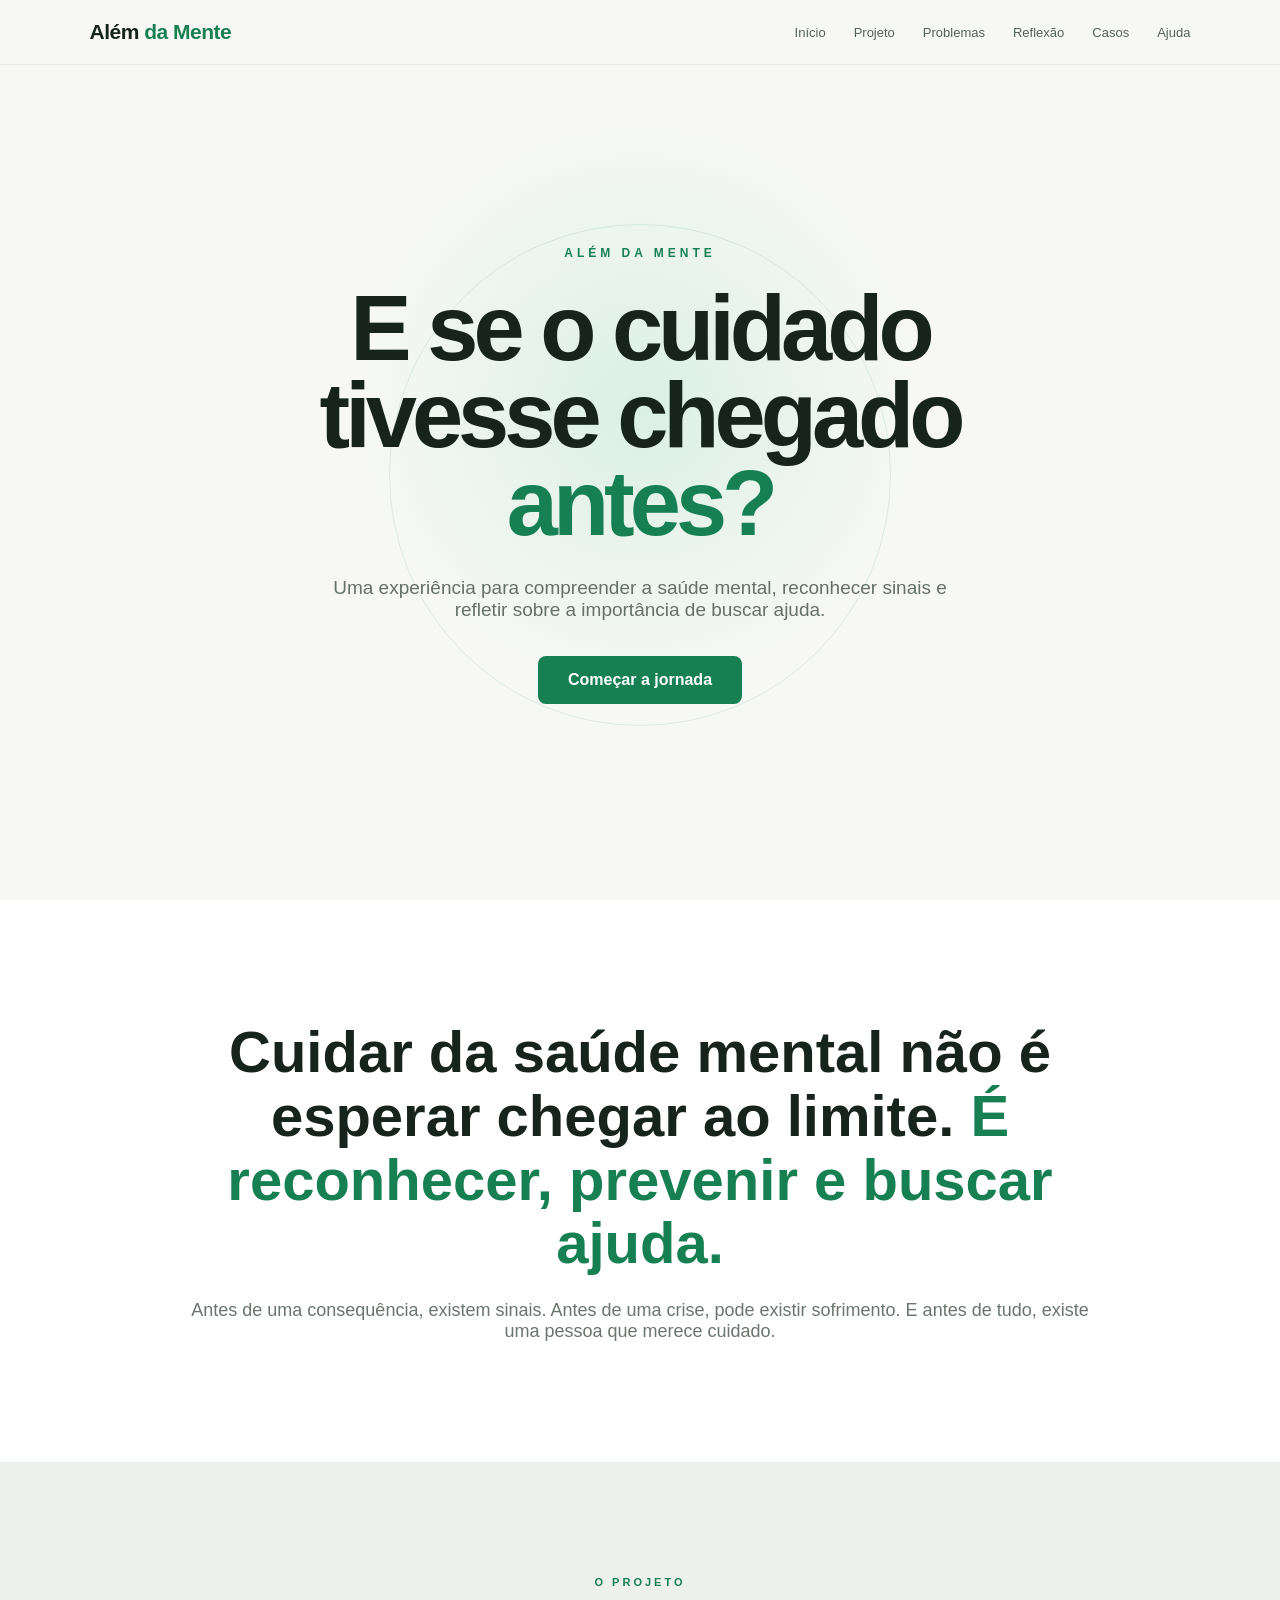
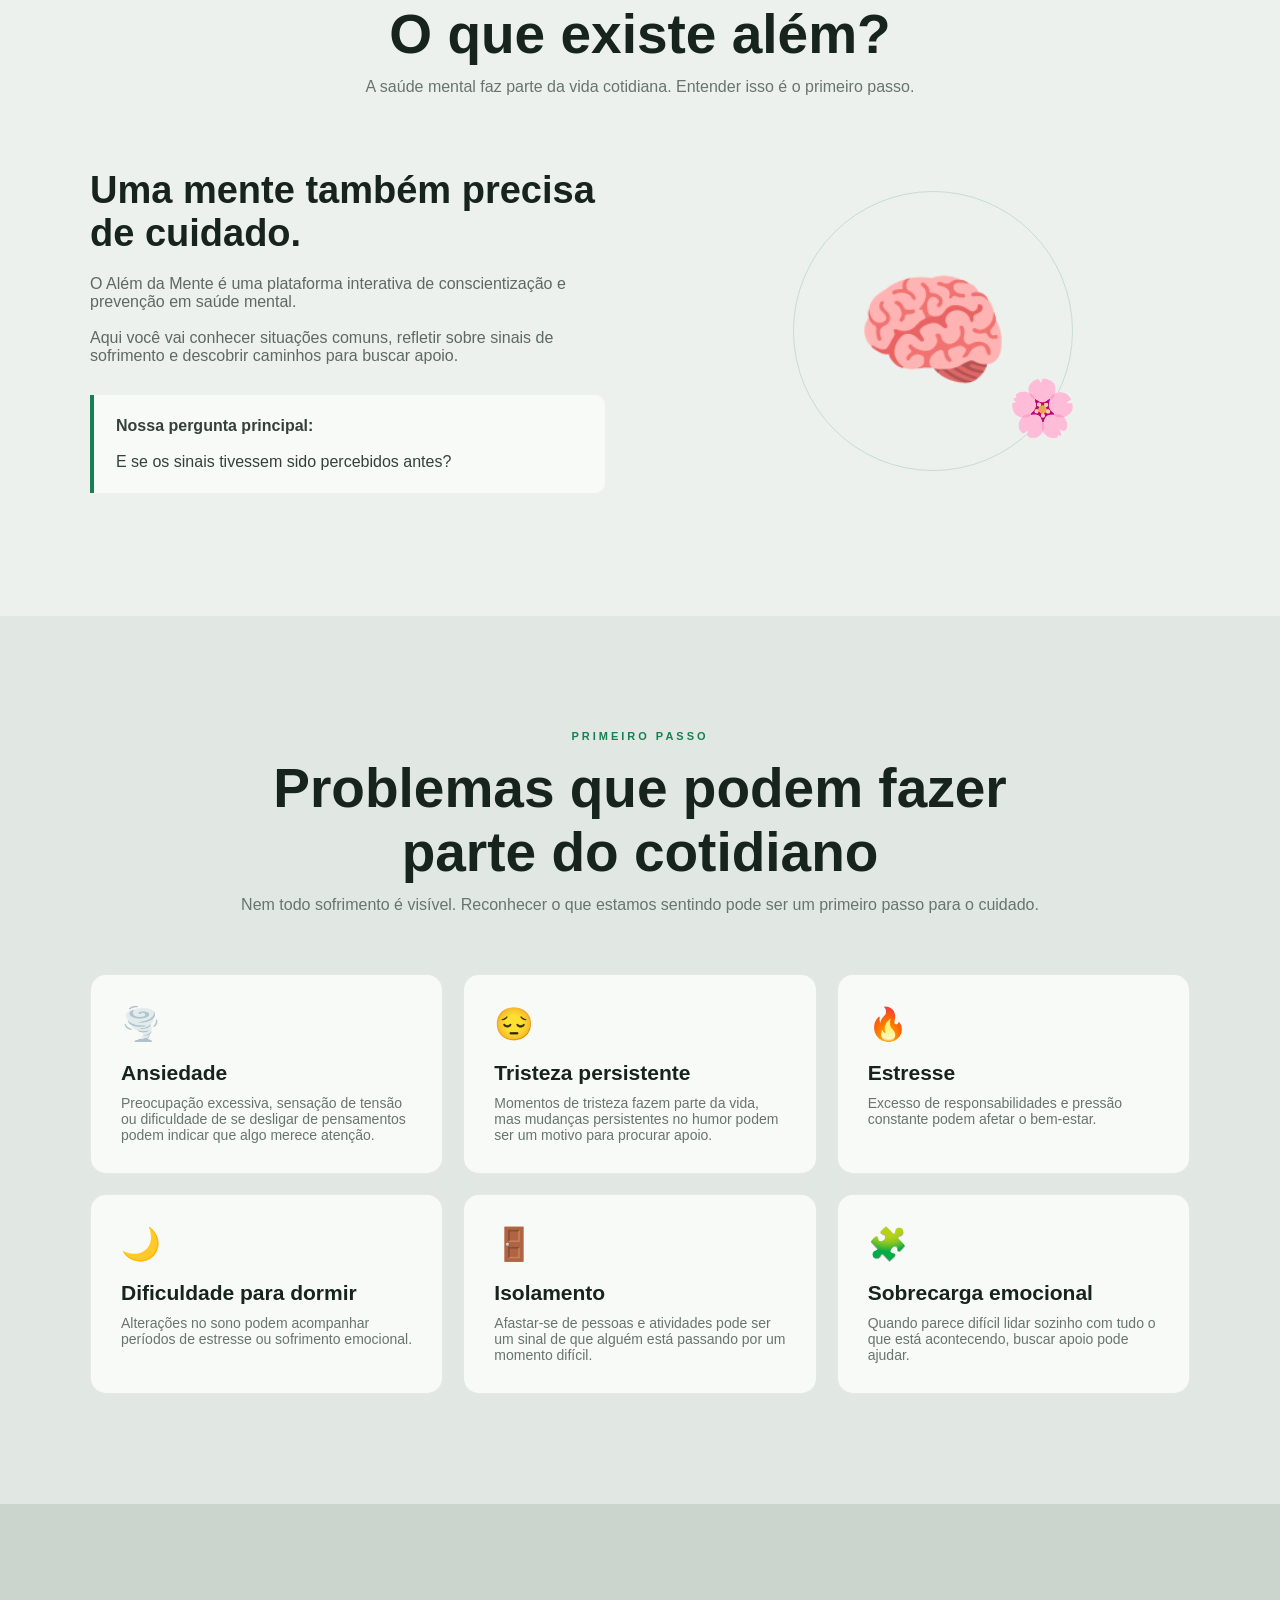
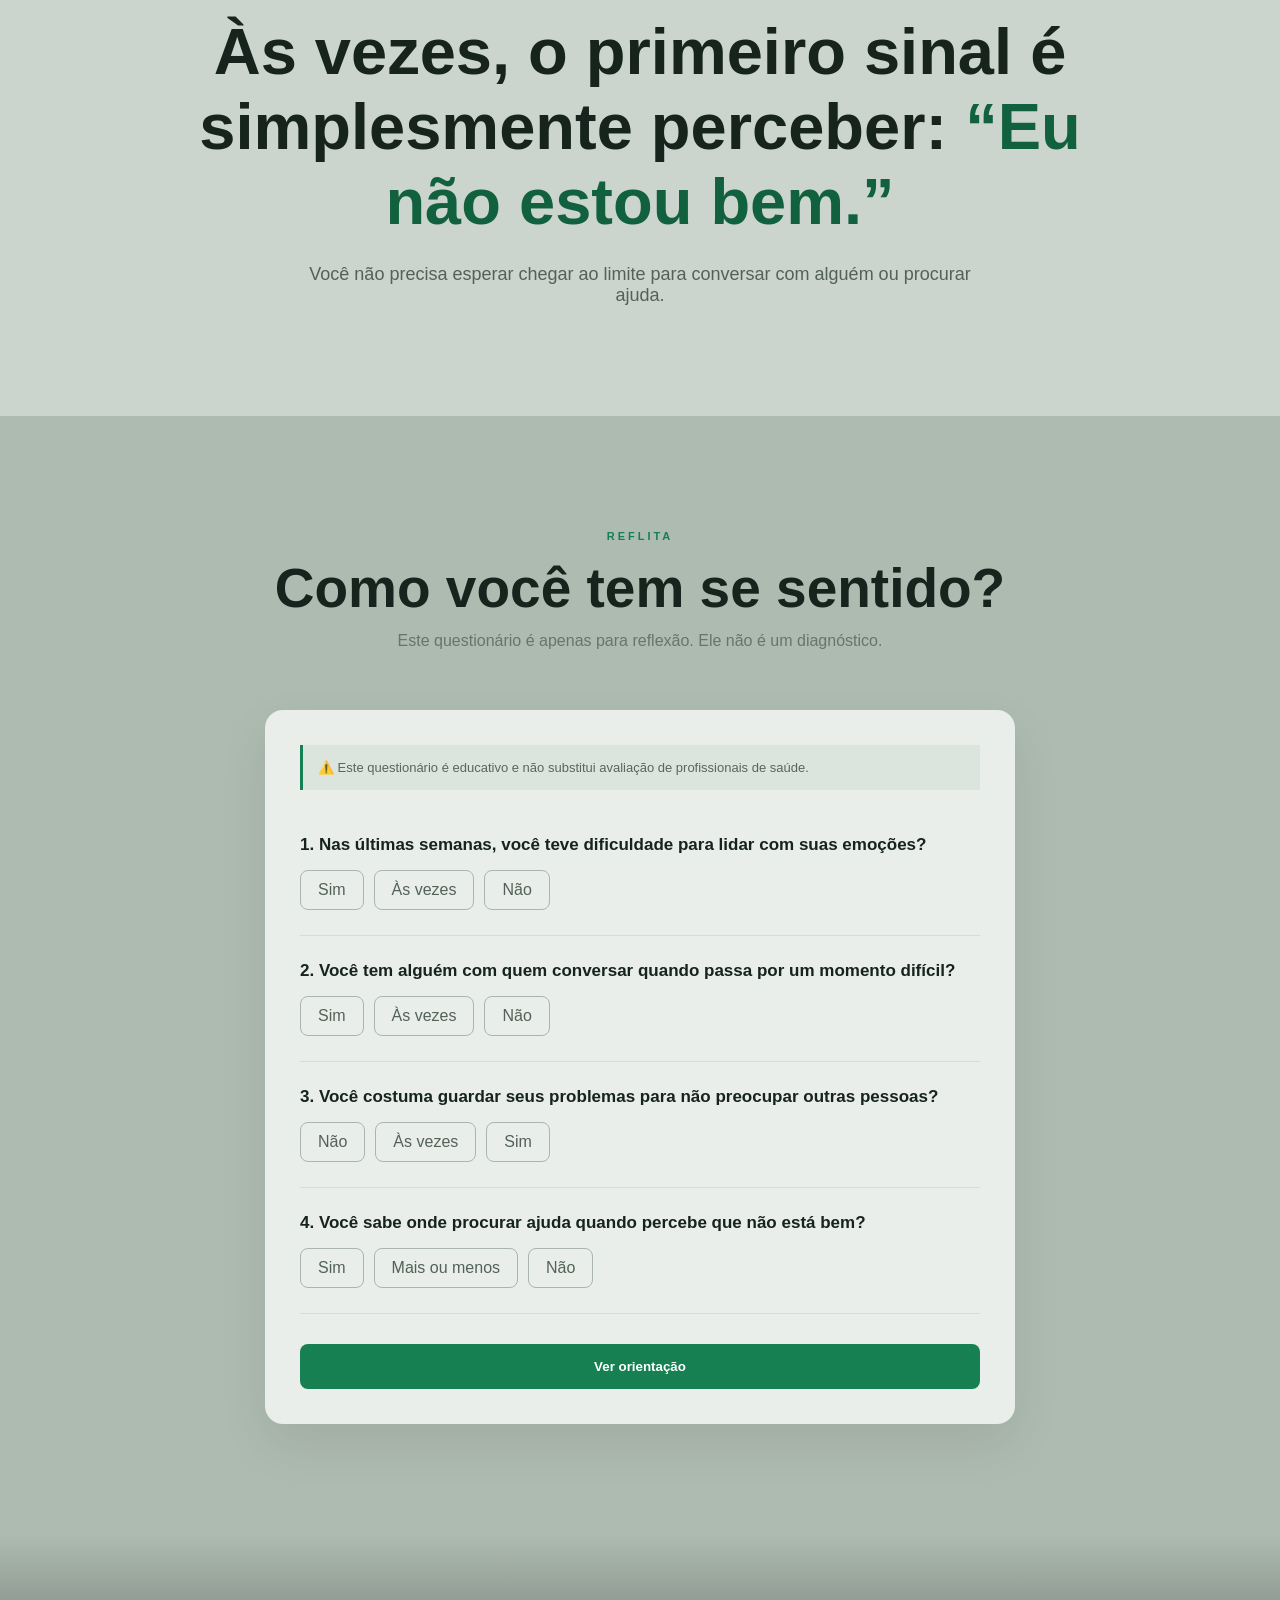
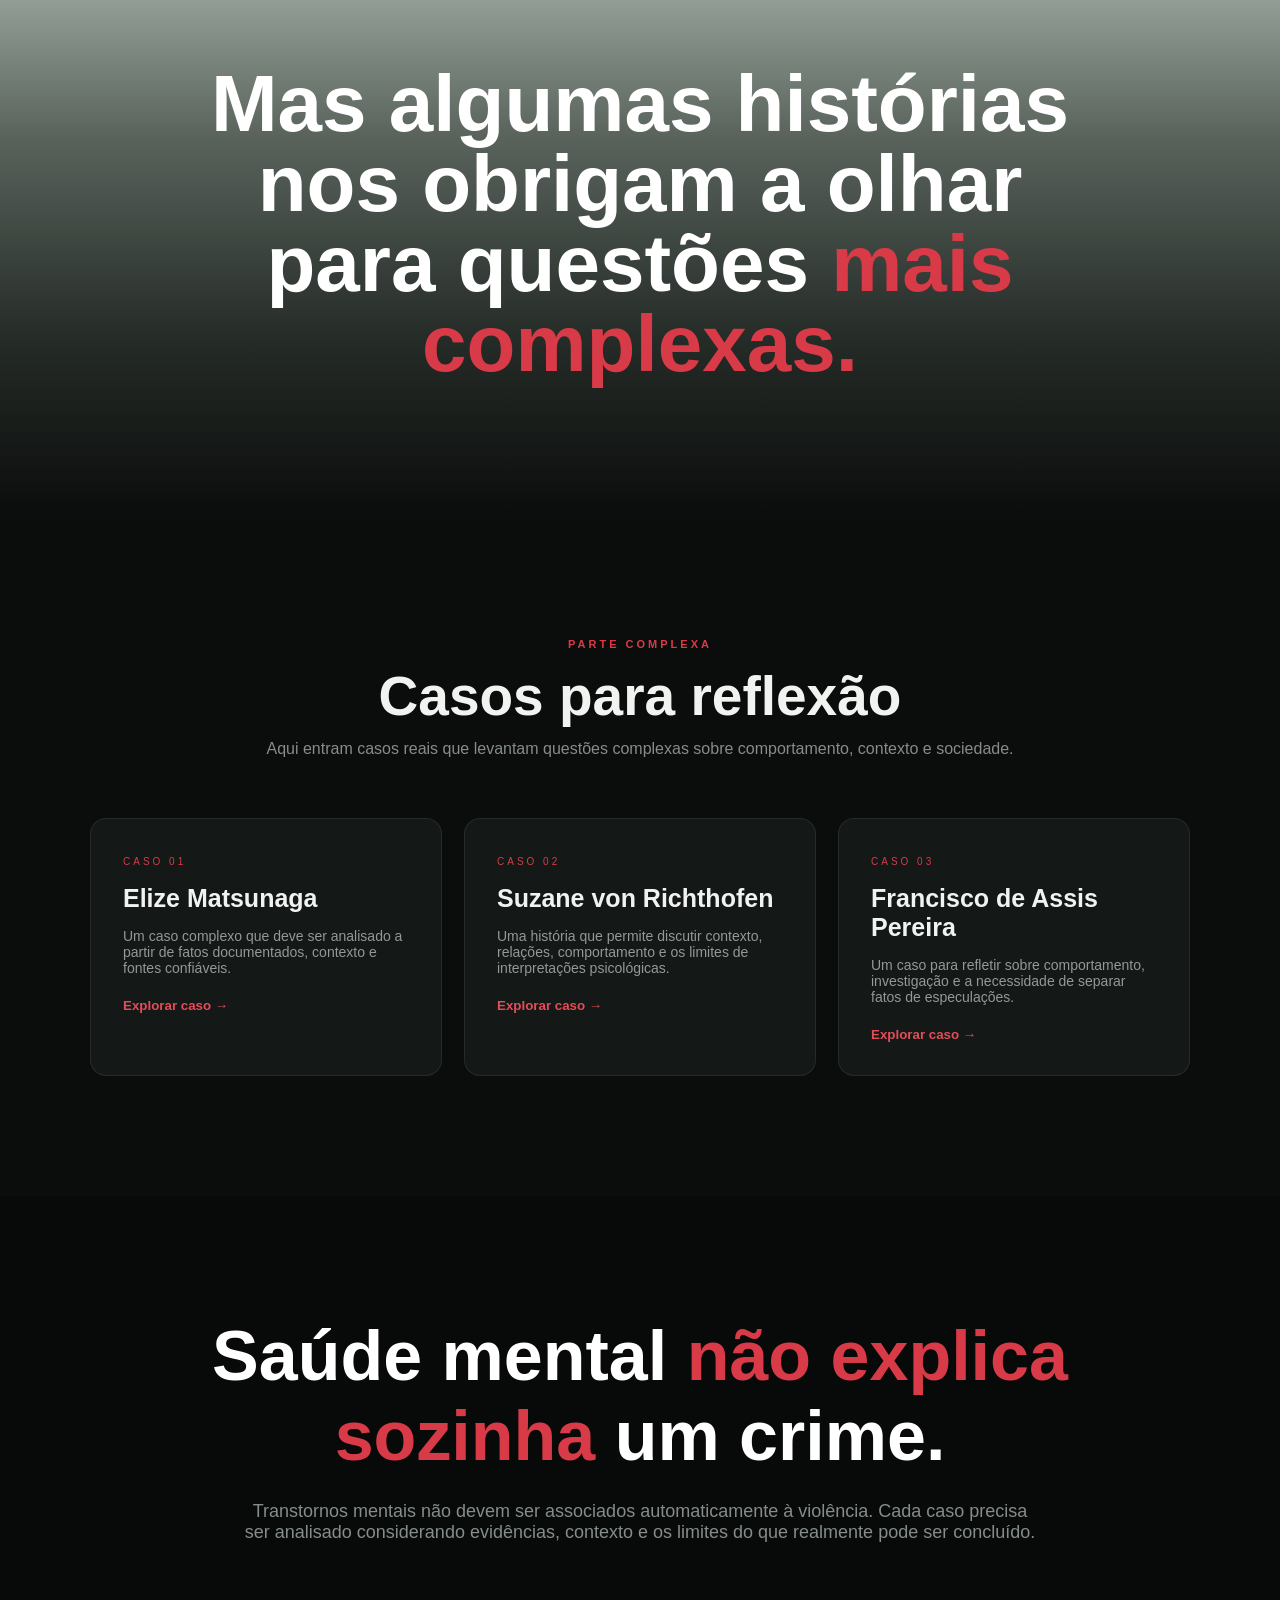
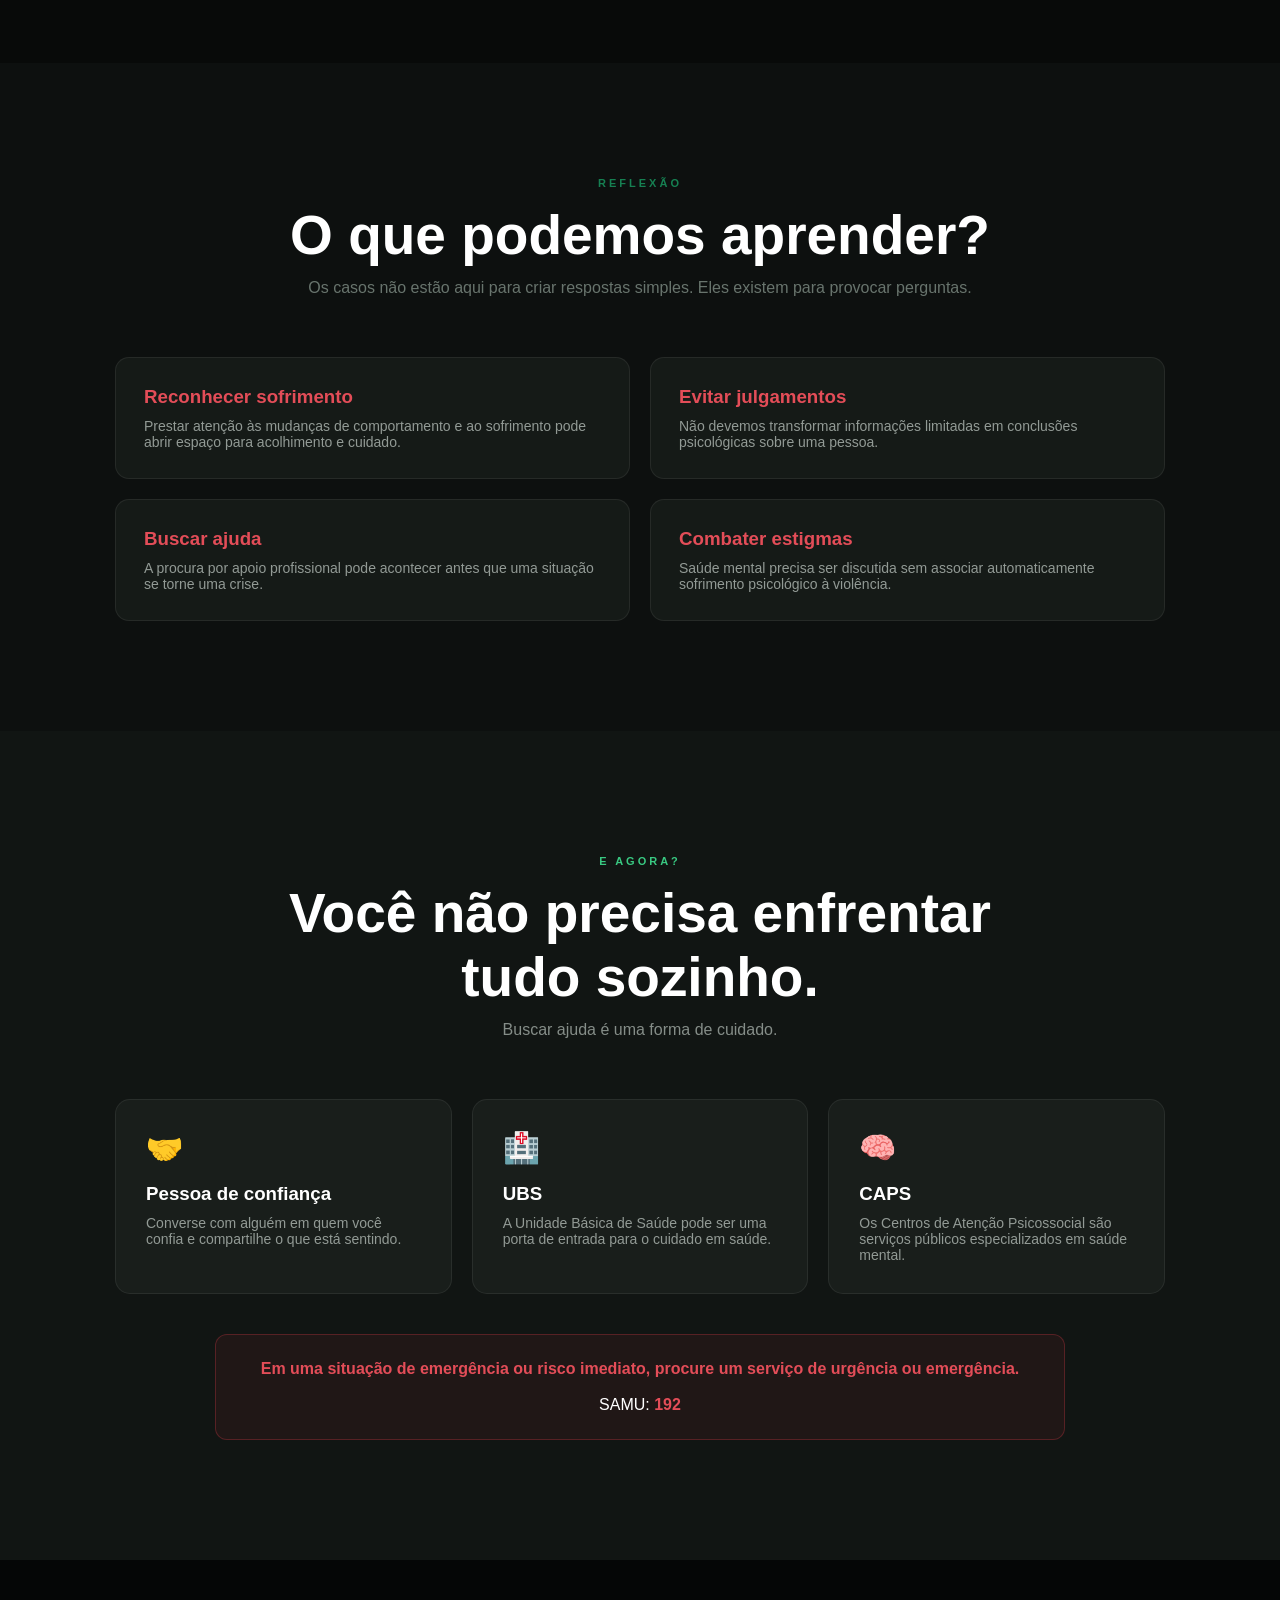
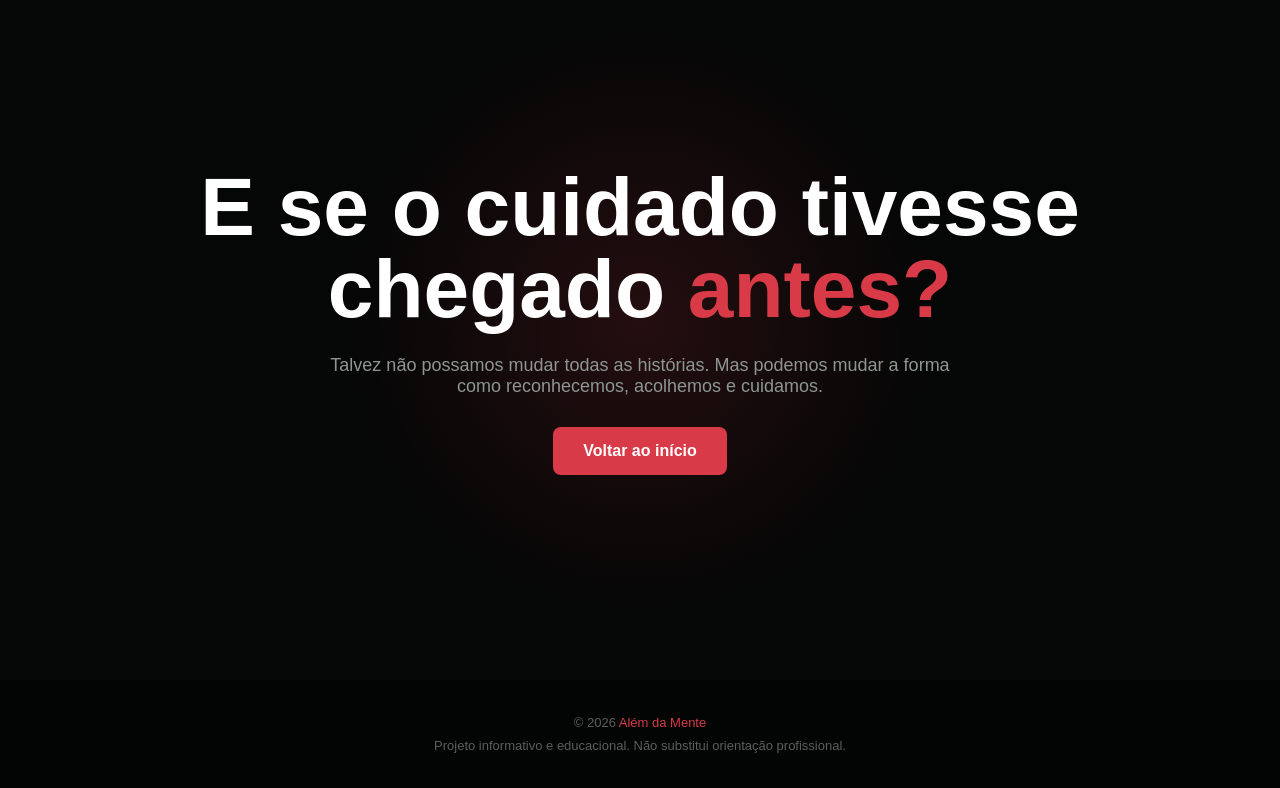
<file: index.html>
<!DOCTYPE html>
<html lang="pt-BR">
<head>
<meta charset="UTF-8">
<meta name="viewport" content="width=device-width, initial-scale=1.0">

<title>Além da Mente</title>

<style>

/* =====================================================
   CONFIGURAÇÕES
===================================================== */

* {
    margin: 0;
    padding: 0;
    box-sizing: border-box;
}

html {
    scroll-behavior: smooth;
}

body {
    font-family: Arial, Helvetica, sans-serif;
    background: #f7f8f5;
    color: #17231d;
    transition: background 1s ease, color 1s ease;
}

a {
    text-decoration: none;
    color: inherit;
}

button {
    font-family: inherit;
}


/* =====================================================
   MENU
===================================================== */

header {
    position: fixed;
    top: 0;
    left: 0;
    width: 100%;

    z-index: 1000;

    padding: 20px 7%;

    display: flex;
    justify-content: space-between;
    align-items: center;

    background: rgba(247,248,245,0.85);
    backdrop-filter: blur(15px);

    border-bottom: 1px solid rgba(0,0,0,0.06);

    transition: 1s;
}

.logo {
    font-size: 21px;
    font-weight: 800;
    letter-spacing: -0.5px;
}

.logo span {
    color: #168052;
}

nav {
    display: flex;
    gap: 28px;
}

nav a {
    font-size: 13px;
    color: #536158;
    transition: .3s;
}

nav a:hover {
    color: #168052;
}


/* =====================================================
   HERO — COMEÇO CLARO
===================================================== */

.hero {
    min-height: 100vh;

    display: flex;
    align-items: center;
    justify-content: center;

    text-align: center;

    padding: 130px 7% 80px;

    position: relative;
    overflow: hidden;

    background:
        radial-gradient(
            circle at 50% 45%,
            rgba(45,190,125,.14),
            transparent 35%
        ),
        #f7f8f5;
}

.hero::before {
    content: "";

    position: absolute;

    width: 500px;
    height: 500px;

    border-radius: 50%;

    border: 1px solid rgba(22,128,82,.12);

    animation: respirar 5s infinite ease-in-out;
}

@keyframes respirar {

    0%,100% {
        transform: scale(.8);
        opacity: .3;
    }

    50% {
        transform: scale(1.1);
        opacity: .7;
    }

}

.hero-content {
    max-width: 900px;
    position: relative;
    z-index: 2;
}

.mini {
    color: #168052;

    font-size: 12px;

    text-transform: uppercase;

    letter-spacing: 4px;

    font-weight: bold;

    margin-bottom: 25px;
}

.hero h1 {
    font-size: clamp(45px, 8vw, 92px);

    line-height: .95;

    letter-spacing: -5px;

    margin-bottom: 30px;
}

.hero h1 span {
    color: #168052;
}

.hero p {
    max-width: 650px;

    margin: auto auto 35px;

    color: #647069;

    font-size: 19px;
}

.btn {
    display: inline-block;

    padding: 15px 30px;

    border-radius: 8px;

    background: #168052;

    color: white;

    font-weight: bold;

    border: none;

    cursor: pointer;

    transition: .3s;
}

.btn:hover {
    transform: translateY(-3px);

    box-shadow:
        0 12px 30px rgba(22,128,82,.2);
}


/* =====================================================
   MENSAGEM
===================================================== */

.mensagem {
    background: #ffffff;

    padding: 120px 7%;

    text-align: center;
}

.mensagem-container {
    max-width: 900px;
    margin: auto;
}

.mensagem h2 {
    font-size: clamp(32px,5vw,58px);

    line-height: 1.1;

    margin-bottom: 25px;
}

.mensagem h2 span {
    color: #168052;
}

.mensagem p {
    color: #69756e;

    font-size: 18px;
}


/* =====================================================
   SOBRE
===================================================== */

.sobre {
    background: #edf1ed;

    padding: 110px 7%;
}

.titulo {
    max-width: 800px;

    text-align: center;

    margin: 0 auto 60px;
}

.titulo small {
    color: #168052;

    text-transform: uppercase;

    letter-spacing: 3px;

    font-size: 11px;

    font-weight: bold;
}

.titulo h2 {
    font-size: clamp(35px,5vw,55px);

    margin: 12px 0;
}

.titulo p {
    color: #68746d;
}

.sobre-grid {
    max-width: 1100px;

    margin: auto;

    display: grid;

    grid-template-columns: 1fr 1fr;

    gap: 70px;

    align-items: center;
}

.sobre-text h3 {
    font-size: 38px;

    margin-bottom: 20px;
}

.sobre-text p {
    color: #5e6962;

    margin-bottom: 18px;

    font-size: 16px;
}

.destaque {
    margin-top: 30px;

    padding: 22px;

    border-left: 4px solid #168052;

    background: rgba(255,255,255,.65);

    color: #344139;

    border-radius: 0 10px 10px 0;
}

.visual {
    min-height: 350px;

    display: flex;

    justify-content: center;

    align-items: center;

    position: relative;
}

.circulo {
    position: absolute;

    width: 280px;
    height: 280px;

    border-radius: 50%;

    border: 1px solid rgba(22,128,82,.18);
}

.cerebro {
    font-size: 125px;

    position: relative;

    z-index: 2;

    animation: flutuar 4s infinite ease-in-out;
}

.flor {
    position: absolute;

    right: 22%;
    bottom: 65px;

    font-size: 55px;

    z-index: 3;

    animation: flutuar 3s infinite ease-in-out reverse;
}

@keyframes flutuar {

    0%,100% {
        transform: translateY(0);
    }

    50% {
        transform: translateY(-14px);
    }

}


/* =====================================================
   PROBLEMAS MAIS COMUNS
===================================================== */

.comuns {
    background: #e1e7e2;

    padding: 110px 7%;
}

.cards {
    max-width: 1100px;

    margin: auto;

    display: grid;

    grid-template-columns: repeat(3,1fr);

    gap: 20px;
}

.card {
    background: #f8faf8;

    border: 1px solid rgba(23,35,29,.08);

    border-radius: 16px;

    padding: 30px;

    transition: .3s;
}

.card:hover {
    transform: translateY(-7px);

    border-color: #168052;

    box-shadow:
        0 15px 35px rgba(0,0,0,.06);
}

.icone {
    font-size: 32px;

    margin-bottom: 18px;
}

.card h3 {
    margin-bottom: 10px;

    font-size: 21px;
}

.card p {
    color: #68746d;

    font-size: 14px;
}


/* =====================================================
   RECONHECER
===================================================== */

.reconhecer {
    background: #cbd4cd;

    padding: 110px 7%;

    text-align: center;
}

.reconhecer-box {
    max-width: 900px;

    margin: auto;
}

.reconhecer h2 {
    font-size: clamp(35px,6vw,65px);

    margin-bottom: 25px;
}

.reconhecer h2 span {
    color: #11613e;
}

.reconhecer p {
    color: #536158;

    max-width: 700px;

    margin: auto;

    font-size: 18px;
}


/* =====================================================
   QUIZ
===================================================== */

.quiz {
    background: #aebbb1;

    padding: 110px 7%;
}

.quiz-box {
    max-width: 750px;

    margin: auto;

    background: #e9eeea;

    border-radius: 18px;

    padding: 35px;

    box-shadow:
        0 20px 50px rgba(0,0,0,.08);
}

.aviso {
    padding: 15px;

    background: #dce4de;

    border-left: 3px solid #168052;

    color: #59655d;

    font-size: 13px;

    margin-bottom: 20px;
}

.pergunta {
    padding: 25px 0;

    border-bottom: 1px solid rgba(0,0,0,.08);
}

.pergunta h3 {
    font-size: 17px;

    margin-bottom: 15px;
}

.opcoes {
    display: flex;

    flex-wrap: wrap;

    gap: 10px;
}

.opcoes label {
    cursor: pointer;
}

.opcoes input {
    display: none;
}

.opcoes span {
    display: block;

    padding: 10px 17px;

    border: 1px solid #aab5ad;

    border-radius: 8px;

    color: #536158;

    transition: .3s;
}

.opcoes input:checked + span {
    background: #168052;

    color: white;

    border-color: #168052;
}

.quiz-btn {
    width: 100%;

    margin-top: 30px;
}

.resultado {
    display: none;

    margin-top: 25px;

    padding: 25px;

    background: white;

    border-radius: 12px;

    border-left: 4px solid #168052;
}

.resultado.mostrar {
    display: block;
}

.resultado h3 {
    color: #168052;

    margin-bottom: 10px;
}

.resultado p {
    color: #68746d;
}


/* =====================================================
   TRANSIÇÃO PARA O LADO ESCURO
===================================================== */

.transicao {
    min-height: 55vh;

    padding: 130px 7%;

    display: flex;

    justify-content: center;

    align-items: center;

    text-align: center;

    color: white;

    background:
        linear-gradient(
            to bottom,
            #aebbb1 0%,
            #59635c 35%,
            #252b27 70%,
            #0b0d0c 100%
        );
}

.transicao h2 {
    font-size: clamp(38px,7vw,80px);

    line-height: 1;

    max-width: 900px;
}

.transicao span {
    color: #d83b47;
}


/* =====================================================
   PARTE ESCURA — CASOS
===================================================== */

.casos {
    background: #0b0d0c;

    color: #f1f3f1;

    padding: 120px 7%;
}

.casos .titulo p {
    color: #858d88;
}

.casos .titulo small {
    color: #d83b47;
}

.casos-grid {
    max-width: 1100px;

    margin: auto;

    display: grid;

    grid-template-columns: repeat(3,1fr);

    gap: 22px;
}

.caso {
    background: #141817;

    border: 1px solid rgba(255,255,255,.08);

    border-radius: 16px;

    padding: 32px;

    transition: .3s;
}

.caso:hover {
    transform: translateY(-7px);

    border-color: rgba(216,59,71,.6);
}

.caso small {
    color: #d83b47;

    letter-spacing: 3px;

    font-size: 10px;
}

.caso h3 {
    font-size: 25px;

    margin: 15px 0;
}

.caso p {
    color: #929a95;

    font-size: 14px;

    margin-bottom: 20px;
}

.caso button {
    border: none;

    background: transparent;

    color: #e34d58;

    font-weight: bold;

    cursor: pointer;
}


/* =====================================================
   PRINCÍPIO
===================================================== */

.principio {
    background: #080a09;

    color: white;

    text-align: center;

    padding: 120px 7%;
}

.principio h2 {
    font-size: clamp(38px,6vw,70px);

    margin-bottom: 25px;
}

.principio h2 span {
    color: #d83b47;
}

.principio p {
    max-width: 800px;

    margin: auto;

    color: #858d88;

    font-size: 18px;
}


/* =====================================================
   O QUE PODEMOS APRENDER
===================================================== */

.aprender {
    background: #0d100f;

    color: white;

    padding: 110px 7%;
}

.aprender-grid {
    max-width: 1050px;

    margin: auto;

    display: grid;

    grid-template-columns: repeat(2,1fr);

    gap: 20px;
}

.aprender-card {
    padding: 28px;

    background: #151a17;

    border: 1px solid rgba(255,255,255,.07);

    border-radius: 14px;
}

.aprender-card h3 {
    color: #e34d58;

    margin-bottom: 10px;
}

.aprender-card p {
    color: #929a95;

    font-size: 14px;
}


/* =====================================================
   BUSCAR AJUDA
===================================================== */

.ajuda {
    background: #111513;

    color: white;

    padding: 120px 7%;
}

.ajuda .titulo p {
    color: #858d88;
}

.ajuda .titulo small {
    color: #39c982;
}

.ajuda-grid {
    max-width: 1050px;

    margin: auto;

    display: grid;

    grid-template-columns: repeat(3,1fr);

    gap: 20px;
}

.ajuda-card {
    padding: 30px;

    background: #191e1b;

    border: 1px solid rgba(255,255,255,.07);

    border-radius: 15px;
}

.ajuda-card .icone {
    font-size: 30px;
}

.ajuda-card h3 {
    margin: 15px 0 10px;
}

.ajuda-card p {
    color: #929a95;

    font-size: 14px;
}

.emergencia {
    max-width: 850px;

    margin: 40px auto 0;

    padding: 25px;

    text-align: center;

    background: rgba(216,59,71,.08);

    border: 1px solid rgba(216,59,71,.3);

    border-radius: 12px;
}

.emergencia strong {
    color: #e34d58;
}


/* =====================================================
   FINAL
===================================================== */

.final {
    min-height: 80vh;

    display: flex;

    flex-direction: column;

    justify-content: center;

    align-items: center;

    text-align: center;

    padding: 100px 7%;

    background:
        radial-gradient(
            circle at center,
            rgba(216,59,71,.15),
            transparent 40%
        ),
        #050606;

    color: white;
}

.final h2 {
    max-width: 950px;

    font-size: clamp(40px,7vw,82px);

    line-height: 1;

    margin-bottom: 25px;
}

.final h2 span {
    color: #d83b47;
}

.final p {
    max-width: 650px;

    color: #8e9691;

    font-size: 18px;

    margin-bottom: 30px;
}

.final .btn {
    background: #d83b47;
}


/* =====================================================
   FOOTER
===================================================== */

footer {
    background: #030404;

    color: #59605c;

    text-align: center;

    padding: 35px;

    font-size: 13px;
}

footer span {
    color: #d83b47;
}


/* =====================================================
   CELULAR
===================================================== */

@media(max-width: 850px) {

    nav {
        display: none;
    }

    .sobre-grid,
    .cards,
    .casos-grid,
    .aprender-grid,
    .ajuda-grid {
        grid-template-columns: 1fr;
    }

    section {
        padding: 80px 6%;
    }

    .hero h1 {
        letter-spacing: -2px;
    }

    .sobre-text h3 {
        font-size: 32px;
    }

    .quiz-box {
        padding: 22px;
    }

}

</style>
</head>


<body>


<!-- =====================================================
     MENU
===================================================== -->

<header>

    <div class="logo">
        Além <span>da Mente</span>
    </div>

    <nav>
        <a href="#inicio">Início</a>
        <a href="#sobre">Projeto</a>
        <a href="#comuns">Problemas</a>
        <a href="#quiz">Reflexão</a>
        <a href="#casos">Casos</a>
        <a href="#ajuda">Ajuda</a>
    </nav>

</header>


<!-- =====================================================
     1. COMEÇO
===================================================== -->

<section class="hero" id="inicio">

    <div class="hero-content">

        <div class="mini">
            Além da Mente
        </div>

        <h1>
            E se o cuidado<br>
            tivesse chegado <span>antes?</span>
        </h1>

        <p>
            Uma experiência para compreender a saúde mental,
            reconhecer sinais e refletir sobre a importância
            de buscar ajuda.
        </p>

        <a href="#sobre" class="btn">
            Começar a jornada
        </a>

    </div>

</section>


<!-- =====================================================
     2. MENSAGEM
===================================================== -->

<section class="mensagem">

    <div class="mensagem-container">

        <h2>
            Cuidar da saúde mental não é esperar chegar ao limite.
            <span>É reconhecer, prevenir e buscar ajuda.</span>
        </h2>

        <p>
            Antes de uma consequência, existem sinais.
            Antes de uma crise, pode existir sofrimento.
            E antes de tudo, existe uma pessoa que merece cuidado.
        </p>

    </div>

</section>


<!-- =====================================================
     3. SOBRE
===================================================== -->

<section class="sobre" id="sobre">

    <div class="titulo">

        <small>O projeto</small>

        <h2>
            O que existe além?
        </h2>

        <p>
            A saúde mental faz parte da vida cotidiana.
            Entender isso é o primeiro passo.
        </p>

    </div>


    <div class="sobre-grid">

        <div class="sobre-text">

            <h3>
                Uma mente também precisa de cuidado.
            </h3>

            <p>
                O Além da Mente é uma plataforma interativa
                de conscientização e prevenção em saúde mental.
            </p>

            <p>
                Aqui você vai conhecer situações comuns,
                refletir sobre sinais de sofrimento e descobrir
                caminhos para buscar apoio.
            </p>

            <div class="destaque">

                <strong>
                    Nossa pergunta principal:
                </strong>

                <br><br>

                E se os sinais tivessem sido percebidos antes?

            </div>

        </div>


        <div class="visual">

            <div class="circulo"></div>

            <div class="cerebro">
                🧠
            </div>

            <div class="flor">
                🌸
            </div>

        </div>

    </div>

</section>


<!-- =====================================================
     4. PROBLEMAS MAIS COMUNS
===================================================== -->

<section class="comuns" id="comuns">

    <div class="titulo">

        <small>Primeiro passo</small>

        <h2>
            Problemas que podem fazer parte do cotidiano
        </h2>

        <p>
            Nem todo sofrimento é visível.
            Reconhecer o que estamos sentindo pode ser
            um primeiro passo para o cuidado.
        </p>

    </div>


    <div class="cards">

        <div class="card">

            <div class="icone">
                🌪️
            </div>

            <h3>
                Ansiedade
            </h3>

            <p>
                Preocupação excessiva, sensação de tensão
                ou dificuldade de se desligar de pensamentos
                podem indicar que algo merece atenção.
            </p>

        </div>


        <div class="card">

            <div class="icone">
                😔
            </div>

            <h3>
                Tristeza persistente
            </h3>

            <p>
                Momentos de tristeza fazem parte da vida,
                mas mudanças persistentes no humor podem
                ser um motivo para procurar apoio.
            </p>

        </div>


        <div class="card">

            <div class="icone">
                🔥
            </div>

            <h3>
                Estresse
            </h3>

            <p>
                Excesso de responsabilidades e pressão
                constante podem afetar o bem-estar.
            </p>

        </div>


        <div class="card">

            <div class="icone">
                🌙
            </div>

            <h3>
                Dificuldade para dormir
            </h3>

            <p>
                Alterações no sono podem acompanhar períodos
                de estresse ou sofrimento emocional.
            </p>

        </div>


        <div class="card">

            <div class="icone">
                🚪
            </div>

            <h3>
                Isolamento
            </h3>

            <p>
                Afastar-se de pessoas e atividades pode ser
                um sinal de que alguém está passando por
                um momento difícil.
            </p>

        </div>


        <div class="card">

            <div class="icone">
                🧩
            </div>

            <h3>
                Sobrecarga emocional
            </h3>

            <p>
                Quando parece difícil lidar sozinho com
                tudo o que está acontecendo, buscar apoio
                pode ajudar.
            </p>

        </div>

    </div>

</section>


<!-- =====================================================
     5. RECONHECER
===================================================== -->

<section class="reconhecer">

    <div class="reconhecer-box">

        <h2>
            Às vezes, o primeiro sinal
            é simplesmente perceber:
            <span>“Eu não estou bem.”</span>
        </h2>

        <p>
            Você não precisa esperar chegar ao limite
            para conversar com alguém ou procurar ajuda.
        </p>

    </div>

</section>


<!-- =====================================================
     6. QUESTIONÁRIO
===================================================== -->

<section class="quiz" id="quiz">

    <div class="titulo">

        <small>Reflita</small>

        <h2>
            Como você tem se sentido?
        </h2>

        <p>
            Este questionário é apenas para reflexão.
            Ele não é um diagnóstico.
        </p>

    </div>


    <div class="quiz-box">

        <div class="aviso">

            ⚠️ Este questionário é educativo e não substitui
            avaliação de profissionais de saúde.

        </div>


        <div class="pergunta">

            <h3>
                1. Nas últimas semanas, você teve dificuldade
                para lidar com suas emoções?
            </h3>

            <div class="opcoes">

                <label>
                    <input type="radio" name="q1" value="1">
                    <span>Sim</span>
                </label>

                <label>
                    <input type="radio" name="q1" value="0">
                    <span>Às vezes</span>
                </label>

                <label>
                    <input type="radio" name="q1" value="0">
                    <span>Não</span>
                </label>

            </div>

        </div>


        <div class="pergunta">

            <h3>
                2. Você tem alguém com quem conversar
                quando passa por um momento difícil?
            </h3>

            <div class="opcoes">

                <label>
                    <input type="radio" name="q2" value="0">
                    <span>Sim</span>
                </label>

                <label>
                    <input type="radio" name="q2" value="1">
                    <span>Às vezes</span>
                </label>

                <label>
                    <input type="radio" name="q2" value="2">
                    <span>Não</span>
                </label>

            </div>

        </div>


        <div class="pergunta">

            <h3>
                3. Você costuma guardar seus problemas
                para não preocupar outras pessoas?
            </h3>

            <div class="opcoes">

                <label>
                    <input type="radio" name="q3" value="0">
                    <span>Não</span>
                </label>

                <label>
                    <input type="radio" name="q3" value="1">
                    <span>Às vezes</span>
                </label>

                <label>
                    <input type="radio" name="q3" value="2">
                    <span>Sim</span>
                </label>

            </div>

        </div>


        <div class="pergunta">

            <h3>
                4. Você sabe onde procurar ajuda quando
                percebe que não está bem?
            </h3>

            <div class="opcoes">

                <label>
                    <input type="radio" name="q4" value="0">
                    <span>Sim</span>
                </label>

                <label>
                    <input type="radio" name="q4" value="1">
                    <span>Mais ou menos</span>
                </label>

                <label>
                    <input type="radio" name="q4" value="2">
                    <span>Não</span>
                </label>

            </div>

        </div>


        <button
            class="btn quiz-btn"
            onclick="calcularResultado()">

            Ver orientação

        </button>


        <div class="resultado" id="resultado">

            <h3 id="resultadoTitulo"></h3>

            <p id="resultadoTexto"></p>

        </div>

    </div>

</section>


<!-- =====================================================
     7. TRANSIÇÃO
===================================================== -->

<section class="transicao">

    <h2>
        Mas algumas histórias nos obrigam
        a olhar para questões
        <span>mais complexas.</span>
    </h2>

</section>


<!-- =====================================================
     8. CASOS COMPLEXOS
===================================================== -->

<section class="casos" id="casos">

    <div class="titulo">

        <small>Parte complexa</small>

        <h2>
            Casos para reflexão
        </h2>

        <p>
            Aqui entram casos reais que levantam questões
            complexas sobre comportamento, contexto e sociedade.
        </p>

    </div>


    <div class="casos-grid">


        <div class="caso">

            <small>CASO 01</small>

            <h3>
                Elize Matsunaga
            </h3>

            <p>
                Um caso complexo que deve ser analisado
                a partir de fatos documentados, contexto
                e fontes confiáveis.
            </p>

            <button onclick="caso('Elize Matsunaga')">
                Explorar caso →
            </button>

        </div>


        <div class="caso">

            <small>CASO 02</small>

            <h3>
                Suzane von Richthofen
            </h3>

            <p>
                Uma história que permite discutir contexto,
                relações, comportamento e os limites de
                interpretações psicológicas.
            </p>

            <button onclick="caso('Suzane von Richthofen')">
                Explorar caso →
            </button>

        </div>


        <div class="caso">

            <small>CASO 03</small>

            <h3>
                Francisco de Assis Pereira
            </h3>

            <p>
                Um caso para refletir sobre comportamento,
                investigação e a necessidade de separar
                fatos de especulações.
            </p>

            <button onclick="caso('Francisco de Assis Pereira')">
                Explorar caso →
            </button>

        </div>

    </div>

</section>


<!-- =====================================================
     9. PRINCÍPIO
===================================================== -->

<section class="principio">

    <h2>
        Saúde mental <span>não explica sozinha</span>
        um crime.
    </h2>

    <p>
        Transtornos mentais não devem ser associados automaticamente
        à violência. Cada caso precisa ser analisado considerando
        evidências, contexto e os limites do que realmente pode
        ser concluído.
    </p>

</section>


<!-- =====================================================
     10. O QUE PODEMOS APRENDER
===================================================== -->

<section class="aprender">

    <div class="titulo">

        <small>Reflexão</small>

        <h2>
            O que podemos aprender?
        </h2>

        <p>
            Os casos não estão aqui para criar respostas simples.
            Eles existem para provocar perguntas.
        </p>

    </div>


    <div class="aprender-grid">

        <div class="aprender-card">

            <h3>
                Reconhecer sofrimento
            </h3>

            <p>
                Prestar atenção às mudanças de comportamento
                e ao sofrimento pode abrir espaço para acolhimento
                e cuidado.
            </p>

        </div>


        <div class="aprender-card">

            <h3>
                Evitar julgamentos
            </h3>

            <p>
                Não devemos transformar informações limitadas
                em conclusões psicológicas sobre uma pessoa.
            </p>

        </div>


        <div class="aprender-card">

            <h3>
                Buscar ajuda
            </h3>

            <p>
                A procura por apoio profissional pode acontecer
                antes que uma situação se torne uma crise.
            </p>

        </div>


        <div class="aprender-card">

            <h3>
                Combater estigmas
            </h3>

            <p>
                Saúde mental precisa ser discutida sem associar
                automaticamente sofrimento psicológico à violência.
            </p>

        </div>

    </div>

</section>


<!-- =====================================================
     11. AJUDA
===================================================== -->

<section class="ajuda" id="ajuda">

    <div class="titulo">

        <small>E agora?</small>

        <h2>
            Você não precisa enfrentar tudo sozinho.
        </h2>

        <p>
            Buscar ajuda é uma forma de cuidado.
        </p>

    </div>


    <div class="ajuda-grid">


        <div class="ajuda-card">

            <div class="icone">
                🤝
            </div>

            <h3>
                Pessoa de confiança
            </h3>

            <p>
                Converse com alguém em quem você confia
                e compartilhe o que está sentindo.
            </p>

        </div>


        <div class="ajuda-card">

            <div class="icone">
                🏥
            </div>

            <h3>
                UBS
            </h3>

            <p>
                A Unidade Básica de Saúde pode ser uma
                porta de entrada para o cuidado em saúde.
            </p>

        </div>


        <div class="ajuda-card">

            <div class="icone">
                🧠
            </div>

            <h3>
                CAPS
            </h3>

            <p>
                Os Centros de Atenção Psicossocial são
                serviços públicos especializados em saúde mental.
            </p>

        </div>

    </div>


    <div class="emergencia">

        <strong>
            Em uma situação de emergência ou risco imediato,
            procure um serviço de urgência ou emergência.
        </strong>

        <br><br>

        SAMU: <strong>192</strong>

    </div>

</section>


<!-- =====================================================
     12. FINAL
===================================================== -->

<section class="final">

    <h2>
        E se o cuidado tivesse chegado
        <span>antes?</span>
    </h2>

    <p>
        Talvez não possamos mudar todas as histórias.
        Mas podemos mudar a forma como reconhecemos,
        acolhemos e cuidamos.
    </p>

    <a href="#inicio" class="btn">
        Voltar ao início
    </a>

</section>


<footer>

    <p>
        © 2026 <span>Além da Mente</span>
    </p>

    <p style="margin-top:8px;">
        Projeto informativo e educacional.
        Não substitui orientação profissional.
    </p>

</footer>


<!-- =====================================================
     JAVASCRIPT
===================================================== -->

<script>

function calcularResultado() {

    const perguntas = ["q1", "q2", "q3", "q4"];

    let pontos = 0;

    for (let pergunta of perguntas) {

        const resposta =
            document.querySelector(
                'input[name="' + pergunta + '"]:checked'
            );

        if (!resposta) {

            alert(
                "Responda todas as perguntas antes de continuar."
            );

            return;
        }

        pontos += Number(resposta.value);

    }


    const resultado =
        document.getElementById("resultado");

    const titulo =
        document.getElementById("resultadoTitulo");

    const texto =
        document.getElementById("resultadoTexto");


    if (pontos <= 2) {

        titulo.innerHTML =
            "🟢 Continue cuidando de você.";

        texto.innerHTML =
            "Continue observando como você se sente, " +
            "mantenha sua rede de apoio e lembre-se de que " +
            "buscar ajuda também é uma forma de prevenção.";

    }

    else if (pontos <= 5) {

        titulo.innerHTML =
            "🟡 Alguns pontos merecem atenção.";

        texto.innerHTML =
            "Pode ser interessante conversar com alguém " +
            "de confiança e buscar orientação de um profissional " +
            "de saúde. Você não precisa esperar piorar.";

    }

    else {

        titulo.innerHTML =
            "🔵 Você não precisa lidar com isso sozinho.";

        texto.innerHTML =
            "Considere conversar com alguém de confiança e " +
            "procurar um serviço de saúde para receber orientação.";

    }


    resultado.classList.add("mostrar");

    resultado.scrollIntoView({
        behavior: "smooth",
        block: "center"
    });

}


function caso(nome) {

    alert(
        "CASO: " + nome +
        "\n\n" +
        "Esta área será desenvolvida com fatos documentados, " +
        "contexto, fontes confiáveis e uma seção explicando " +
        "o que não pode ser concluído sobre saúde mental."
    );

}

</script>

</body>
</html>
</file>
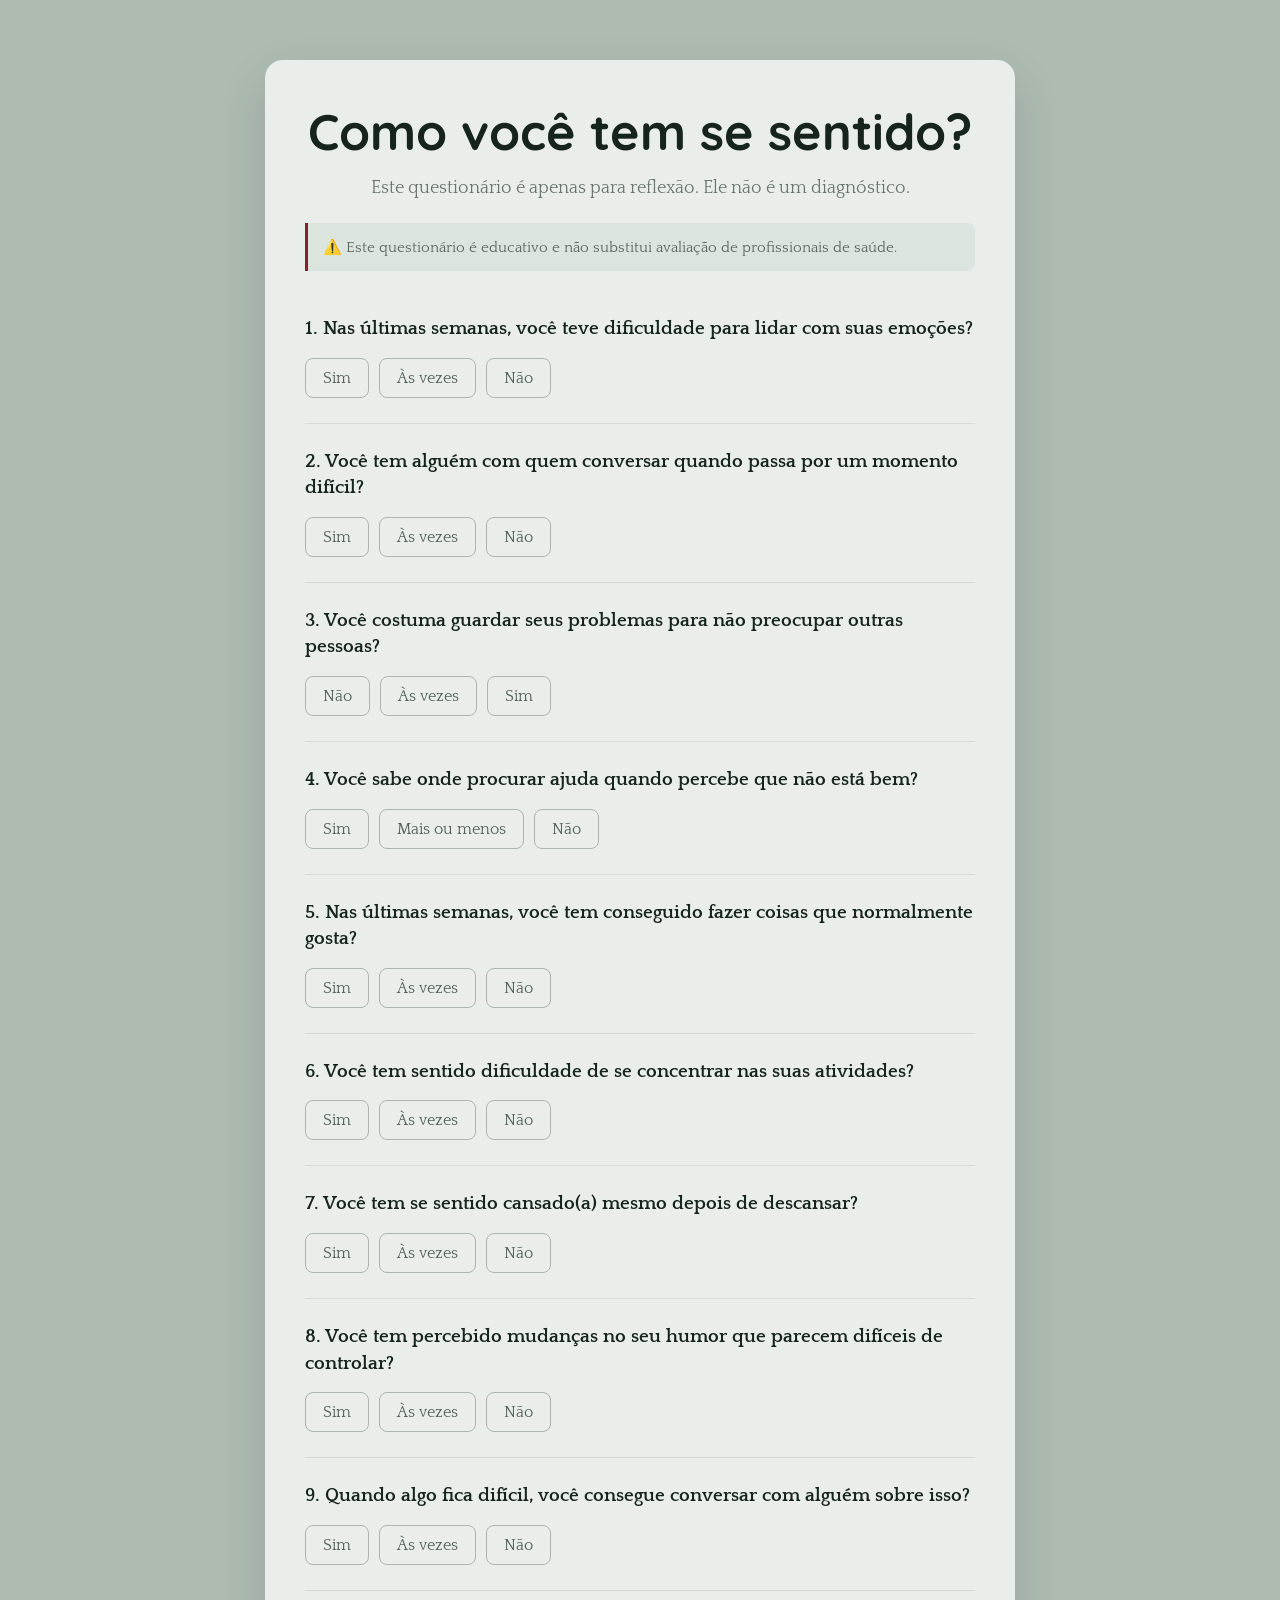
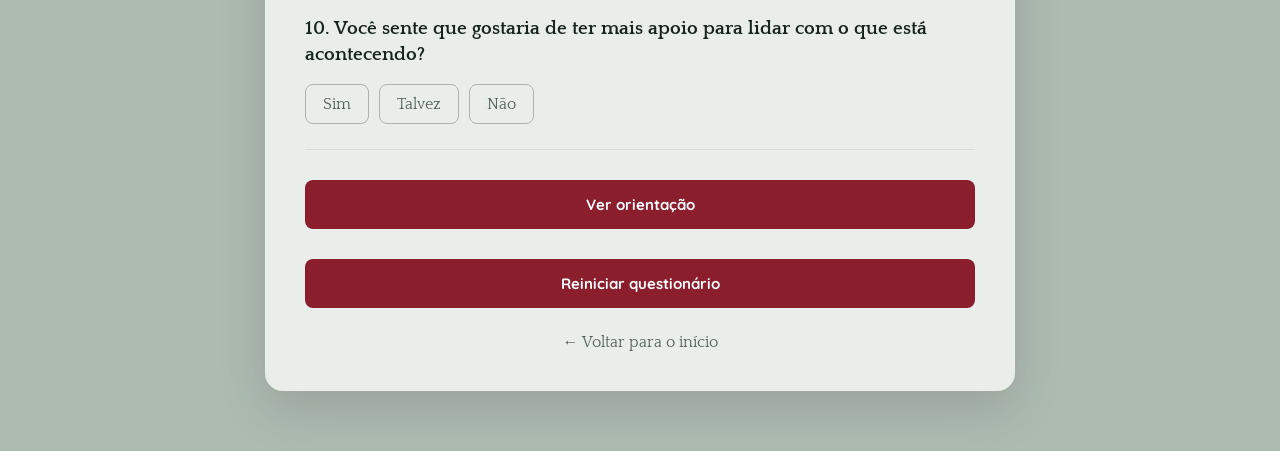
<file: alem-da-mente/paginas/questionario.html>
<!DOCTYPE html>
<html lang="pt-BR">

<head>
    <meta charset="UTF-8">
    <meta name="viewport" content="width=device-width, initial-scale=1.0">

    <title>Questionário — Além da Mente</title>

    <link rel="preconnect" href="https://fonts.googleapis.com">
    <link rel="preconnect" href="https://fonts.gstatic.com" crossorigin>

    <link href="https://fonts.googleapis.com/css2?family=Quattrocento:wght@400;700&family=Quicksand:wght@300..700&display=swap" rel="stylesheet">

    <style>

        * {
            margin: 0;
            padding: 0;
            box-sizing: border-box;
        }

        html {
            scroll-behavior: smooth;
        }

        body {
            font-family: "Quicksand", sans-serif;
            background: #aebbb1;
            color: #17231d;
            padding: 60px 20px;
        }

        .quiz-box {
            width: 100%;
            max-width: 750px;
            margin: auto;
            background: #e9eeea;
            border-radius: 18px;
            padding: 40px;
            box-shadow: 0 20px 50px rgba(0,0,0,.12);
        }

        h1 {
            font-size: clamp(32px, 6vw, 50px);
            text-align: center;
            margin-bottom: 15px;
            color: #17231d;
        }

        .intro {
            text-align: center;
            font-family: "Quattrocento", serif;
            color: #68746d;
            font-size: 18px;
            margin-bottom: 25px;
        }

        .aviso {
            padding: 15px;
            background: #dce4de;
            border-left: 3px solid #8B1E2D;
            color: #59655d;
            font-family: "Quattrocento", serif;
            font-size: 15px;
            margin-bottom: 20px;
            border-radius: 0 8px 8px 0;
        }

        .pergunta {
            padding: 25px 0;
            border-bottom: 1px solid rgba(0,0,0,.08);
        }

        .pergunta h3 {
            font-family: "Quattrocento", serif;
            font-size: 19px;
            margin-bottom: 15px;
            line-height: 1.4;
        }

        .opcoes {
            display: flex;
            flex-wrap: wrap;
            gap: 10px;
        }

        .opcoes label {
            cursor: pointer;
        }

        .opcoes input {
            display: none;
        }

        .opcoes span {
            display: block;
            padding: 10px 17px;
            border: 1px solid #aab5ad;
            border-radius: 8px;
            color: #536158;
            font-family: "Quattrocento", serif;
            transition: .3s;
        }

        .opcoes span:hover {
            border-color: #8B1E2D;
        }

        .opcoes input:checked + span {
            background: #8B1E2D;
            color: white;
            border-color: #8B1E2D;
        }

        .btn {
            display: block;
            width: 100%;
            margin-top: 30px;
            padding: 15px 25px;
            border: none;
            border-radius: 8px;
            background: #8B1E2D;
            color: white;
            font-family: "Quicksand", sans-serif;
            font-weight: 700;
            font-size: 15px;
            cursor: pointer;
            transition: .3s;
        }

        .btn:hover {
            transform: translateY(-3px);
            box-shadow: 0 12px 30px rgba(139,30,45,.20);
        }

        .resultado {
            display: none;
            margin-top: 25px;
            padding: 25px;
            background: white;
            border-radius: 12px;
            border-left: 4px solid #8B1E2D;
        }

        .resultado.mostrar {
            display: block;
        }

        .resultado h3 {
            color: #8B1E2D;
            margin-bottom: 12px;
            font-size: 23px;
        }

        .resultado p {
            font-family: "Quattrocento", serif;
            color: #68746d;
            font-size: 17px;
            line-height: 1.6;
            margin-bottom: 12px;
        }

        .voltar {
            display: block;
            margin-top: 25px;
            text-align: center;
            color: #536158;
            font-family: "Quattrocento", serif;
            text-decoration: none;
        }

        .voltar:hover {
            color: #8B1E2D;
        }

        @media (max-width: 600px) {

            body {
                padding: 25px 12px;
            }

            .quiz-box {
                padding: 25px 20px;
            }

            .opcoes {
                flex-direction: column;
            }

            .opcoes label,
            .opcoes span {
                width: 100%;
            }

        }

    </style>

</head>

<body>

    <div class="quiz-box">

        <h1>Como você tem se sentido?</h1>

        <p class="intro">
            Este questionário é apenas para reflexão.
            Ele não é um diagnóstico.
        </p>

        <div class="aviso">
            ⚠️ Este questionário é educativo e não substitui avaliação de profissionais de saúde.
        </div>


        <!-- PERGUNTA 1 -->

        <div class="pergunta">

            <h3>
                1. Nas últimas semanas, você teve dificuldade para lidar com suas emoções?
            </h3>

            <div class="opcoes">

                <label>
                    <input type="radio" name="q1" value="sim">
                    <span>Sim</span>
                </label>

                <label>
                    <input type="radio" name="q1" value="asvezes">
                    <span>Às vezes</span>
                </label>

                <label>
                    <input type="radio" name="q1" value="nao">
                    <span>Não</span>
                </label>

            </div>

        </div>


        <!-- PERGUNTA 2 -->

        <div class="pergunta">

            <h3>
                2. Você tem alguém com quem conversar quando passa por um momento difícil?
            </h3>

            <div class="opcoes">

                <label>
                    <input type="radio" name="q2" value="sim">
                    <span>Sim</span>
                </label>

                <label>
                    <input type="radio" name="q2" value="asvezes">
                    <span>Às vezes</span>
                </label>

                <label>
                    <input type="radio" name="q2" value="nao">
                    <span>Não</span>
                </label>

            </div>

        </div>


        <!-- PERGUNTA 3 -->

        <div class="pergunta">

            <h3>
                3. Você costuma guardar seus problemas para não preocupar outras pessoas?
            </h3>

            <div class="opcoes">

                <label>
                    <input type="radio" name="q3" value="nao">
                    <span>Não</span>
                </label>

                <label>
                    <input type="radio" name="q3" value="asvezes">
                    <span>Às vezes</span>
                </label>

                <label>
                    <input type="radio" name="q3" value="sim">
                    <span>Sim</span>
                </label>

            </div>

        </div>


        <!-- PERGUNTA 4 -->

        <div class="pergunta">

            <h3>
                4. Você sabe onde procurar ajuda quando percebe que não está bem?
            </h3>

            <div class="opcoes">

                <label>
                    <input type="radio" name="q4" value="sim">
                    <span>Sim</span>
                </label>

                <label>
                    <input type="radio" name="q4" value="asvezes">
                    <span>Mais ou menos</span>
                </label>

                <label>
                    <input type="radio" name="q4" value="nao">
                    <span>Não</span>
                </label>

            </div>

        </div>


        <!-- PERGUNTA 5 -->

        <div class="pergunta">

            <h3>
                5. Nas últimas semanas, você tem conseguido fazer coisas que normalmente gosta?
            </h3>

            <div class="opcoes">

                <label>
                    <input type="radio" name="q5" value="sim">
                    <span>Sim</span>
                </label>

                <label>
                    <input type="radio" name="q5" value="asvezes">
                    <span>Às vezes</span>
                </label>

                <label>
                    <input type="radio" name="q5" value="nao">
                    <span>Não</span>
                </label>

            </div>

        </div>


        <!-- PERGUNTA 6 -->

        <div class="pergunta">

            <h3>
                6. Você tem sentido dificuldade de se concentrar nas suas atividades?
            </h3>

            <div class="opcoes">

                <label>
                    <input type="radio" name="q6" value="sim">
                    <span>Sim</span>
                </label>

                <label>
                    <input type="radio" name="q6" value="asvezes">
                    <span>Às vezes</span>
                </label>

                <label>
                    <input type="radio" name="q6" value="nao">
                    <span>Não</span>
                </label>

            </div>

        </div>


        <!-- PERGUNTA 7 -->

        <div class="pergunta">

            <h3>
                7. Você tem se sentido cansado(a) mesmo depois de descansar?
            </h3>

            <div class="opcoes">

                <label>
                    <input type="radio" name="q7" value="sim">
                    <span>Sim</span>
                </label>

                <label>
                    <input type="radio" name="q7" value="asvezes">
                    <span>Às vezes</span>
                </label>

                <label>
                    <input type="radio" name="q7" value="nao">
                    <span>Não</span>
                </label>

            </div>

        </div>


        <!-- PERGUNTA 8 -->

        <div class="pergunta">

            <h3>
                8. Você tem percebido mudanças no seu humor que parecem difíceis de controlar?
            </h3>

            <div class="opcoes">

                <label>
                    <input type="radio" name="q8" value="sim">
                    <span>Sim</span>
                </label>

                <label>
                    <input type="radio" name="q8" value="asvezes">
                    <span>Às vezes</span>
                </label>

                <label>
                    <input type="radio" name="q8" value="nao">
                    <span>Não</span>
                </label>

            </div>

        </div>


        <!-- PERGUNTA 9 -->

        <div class="pergunta">

            <h3>
                9. Quando algo fica difícil, você consegue conversar com alguém sobre isso?
            </h3>

            <div class="opcoes">

                <label>
                    <input type="radio" name="q9" value="sim">
                    <span>Sim</span>
                </label>

                <label>
                    <input type="radio" name="q9" value="asvezes">
                    <span>Às vezes</span>
                </label>

                <label>
                    <input type="radio" name="q9" value="nao">
                    <span>Não</span>
                </label>

            </div>

        </div>


        <!-- PERGUNTA 10 -->

        <div class="pergunta">

            <h3>
                10. Você sente que gostaria de ter mais apoio para lidar com o que está acontecendo?
            </h3>

            <div class="opcoes">

                <label>
                    <input type="radio" name="q10" value="sim">
                    <span>Sim</span>
                </label>

                <label>
                    <input type="radio" name="q10" value="talvez">
                    <span>Talvez</span>
                </label>

                <label>
                    <input type="radio" name="q10" value="nao">
                    <span>Não</span>
                </label>

            </div>

        </div>


        <!-- BOTÃO VER ORIENTAÇÃO -->

        <button
            type="button"
            onclick="mostrarOrientacao()"
            class="btn">
            Ver orientação
        </button>


        <!-- RESULTADO -->

        <div id="orientacao" class="resultado"></div>


        <!-- BOTÃO REINICIAR -->

        <button
            type="button"
            onclick="reiniciarQuestionario()"
            class="btn">
            Reiniciar questionário
        </button>


        <!-- VOLTAR -->

        <a
            class="voltar"
            href="../index.html">
            ← Voltar para o início
        </a>

    </div>


    <script>

        function mostrarOrientacao() {

            let pontos = 0;

            const totalPerguntas = 10;


            // Verifica se todas foram respondidas

            for (let i = 1; i <= totalPerguntas; i++) {

                const resposta = document.querySelector(
                    'input[name="q' + i + '"]:checked'
                );

                if (!resposta) {

                    const resultado = document.getElementById("orientacao");

                    resultado.innerHTML = `
                        <h3>Quase lá 🌱</h3>

                        <p>
                            Responda todas as perguntas antes de ver sua orientação.
                            Não existe resposta certa ou errada.
                        </p>
                    `;

                    resultado.style.display = "block";
                    resultado.classList.add("mostrar");

                    resultado.scrollIntoView({
                        behavior: "smooth",
                        block: "center"
                    });

                    return;
                }

            }


            // ==============================
            // CALCULA A PONTUAÇÃO
            // ==============================

            const respostas = {};

            for (let i = 1; i <= totalPerguntas; i++) {

                respostas[i] = document.querySelector(
                    'input[name="q' + i + '"]:checked'
                ).value;

            }


            // Perguntas em que SIM aumenta a pontuação

            if (respostas[1] === "sim") pontos += 2;
            else if (respostas[1] === "asvezes") pontos += 1;


            // Pergunta 2

            if (respostas[2] === "nao") pontos += 2;
            else if (respostas[2] === "asvezes") pontos += 1;


            // Pergunta 3

            if (respostas[3] === "sim") pontos += 2;
            else if (respostas[3] === "asvezes") pontos += 1;


            // Pergunta 4

            if (respostas[4] === "nao") pontos += 2;
            else if (respostas[4] === "asvezes") pontos += 1;


            // Pergunta 5

            if (respostas[5] === "nao") pontos += 2;
            else if (respostas[5] === "asvezes") pontos += 1;


            // Pergunta 6

            if (respostas[6] === "sim") pontos += 2;
            else if (respostas[6] === "asvezes") pontos += 1;


            // Pergunta 7

            if (respostas[7] === "sim") pontos += 2;
            else if (respostas[7] === "asvezes") pontos += 1;


            // Pergunta 8

            if (respostas[8] === "sim") pontos += 2;
            else if (respostas[8] === "asvezes") pontos += 1;


            // Pergunta 9

            if (respostas[9] === "nao") pontos += 2;
            else if (respostas[9] === "asvezes") pontos += 1;


            // Pergunta 10

            if (respostas[10] === "sim") pontos += 2;
            else if (respostas[10] === "talvez") pontos += 1;


            // ==============================
            // MOSTRA A ORIENTAÇÃO
            // ==============================

            const resultado = document.getElementById("orientacao");


            if (pontos <= 5) {

                resultado.innerHTML = `
                    <h3>Continue cuidando de você 🌱</h3>

                    <p>
                        Suas respostas mostram alguns aspectos positivos
                        no seu bem-estar neste momento.
                    </p>

                    <p>
                        Continue prestando atenção às suas emoções,
                        ao seu descanso, aos seus relacionamentos e
                        à forma como você lida com situações difíceis.
                    </p>

                    <p>
                        Cuidar da saúde mental também é uma forma de prevenção.
                    </p>
                `;

            }

            else if (pontos <= 11) {

                resultado.innerHTML = `
                    <h3>Talvez seja um bom momento para olhar com mais atenção 💚</h3>

                    <p>
                        Algumas das suas respostas mostram aspectos
                        que podem merecer mais atenção no dia a dia.
                    </p>

                    <p>
                        Conversar com uma pessoa de confiança pode
                        ser um primeiro passo.
                    </p>

                    <p>
                        Se essas dificuldades continuarem ou estiverem
                        atrapalhando sua rotina, considere procurar
                        apoio de um profissional de saúde.
                    </p>
                `;

            }

            else {

                resultado.innerHTML = `
                    <h3>Você merece apoio 🤝</h3>

                    <p>
                        Suas respostas mostram vários aspectos que
                        podem estar tornando este momento mais difícil.
                    </p>

                    <p>
                        Você não precisa lidar com tudo sozinho(a).
                        Considere conversar com alguém de confiança
                        e buscar orientação de um profissional de saúde.
                    </p>

                    <p>
                        Este resultado é apenas uma reflexão educativa
                        e não representa um diagnóstico.
                    </p>
                `;

            }


            resultado.style.display = "block";
            resultado.classList.add("mostrar");


            resultado.scrollIntoView({
                behavior: "smooth",
                block: "center"
            });

        }


        // =====================================================
        // REINICIAR
        // =====================================================

        function reiniciarQuestionario() {

            // 1. Desmarca TODAS as respostas

            const radios = document.querySelectorAll(
                'input[type="radio"]'
            );

            radios.forEach(function(radio) {
                radio.checked = false;
            });


            // 2. Limpa completamente a orientação

            const resultado =
                document.getElementById("orientacao");

            resultado.innerHTML = "";

            resultado.classList.remove("mostrar");

            resultado.style.display = "none";


            // 3. Volta para o topo

            window.scrollTo({
                top: 0,
                behavior: "smooth"
            });

        }

    </script>

</body>

</html>
</file>
